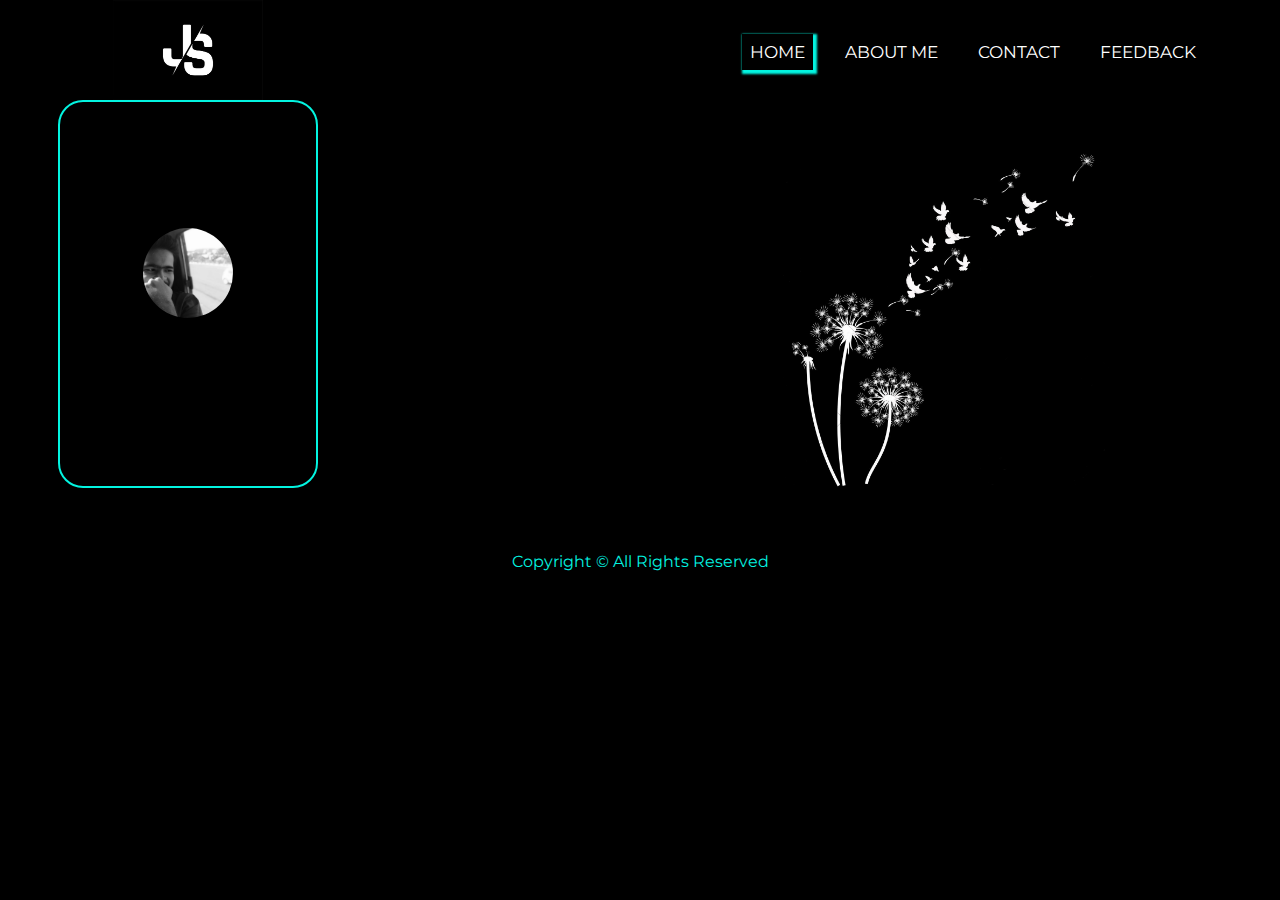
<file: index.html>
<!DOCTYPE html>
<html lang="en">
<head>
    <meta charset="UTF-8">
    <meta name="viewport" content="width=device-width, initial-scale=1.0">
    <title>Home</title>
    <link rel="shortcut icon" href="favicon.jpg" type="image/x-icon">
    <link rel="stylesheet" href="https://stackpath.bootstrapcdn.com/font-awesome/4.7.0/css/font-awesome.min.css" integrity="sha384-wvfXpqpZZVQGK6TAh5PVlGOfQNHSoD2xbE+QkPxCAFlNEevoEH3Sl0sibVcOQVnN" crossorigin="anonymous">
    <link href="https://fonts.googleapis.com/css2?family=Lexend+Peta&display=swap" rel="stylesheet">
    <link rel="stylesheet" href="style.css">
    <link href="https://fonts.googleapis.com/css2?family=Montserrat:wght@500&display=swap" rel="stylesheet">
</head>
<body>
<div class="container"> 
    <header>   
        <nav>
            <ul class="nav-list">
                <li class="nav-item"><img src="logo.jpg" alt="logo" ></li>
                <li class="nav-item"><a class="current" href="index.html">Home</a></li>
                <li class="nav-item"><a href="aboutme.html">About Me</a></li>
                <li class="nav-item"><a href="contact.html">Contact</a></li>
                <li class="nav-item"><a href="feedback.html">Feedback</a></li>
            </ul>
        </nav>
    </header>
</div>
    <div class="card">
        <div class="profile">
            <div class="img"></div>
        </div>
        <h4 class="text">Jatin Singh</h4>
        <h6 class="text">VIT, Vellore</h6>
        <p class="text">Hi! I'm a BTECH-CSE Student.</p>
        <div class="links-box">
            <div class="links">
                <a href="mailto:jatinsingh823@gmail.com" target="_blank"><i class="fa fa-envelope" aria-hidden="true"></i></a>
                <a href="https://www.facebook.com/profile.php?id=100056134478315" target="_blank"><i class="fa fa-facebook-f" aria-hidden="true"></i></i></a>
                <a href="https://www.instagram.com/j.a.t.i.n._.7/" target="_blank"><i class="fa fa-instagram" aria-hidden="true"></i></a>
                <a href="https://github.com/Jatin-7" target="_blank"><i class="fa fa-github" aria-hidden="true"></i></a>
                <a href="tel:+917073823395"><i class="fa fa-phone-square" aria-hidden="true"></i></a>
            </div>
        </div>
    </div>

<div class="container">
    <section class="bgi">
    </section>
    <footer>
        <p>Copyright &copy All Rights Reserved</p>
    </footer>
</div>
</body>
</html>
</file>
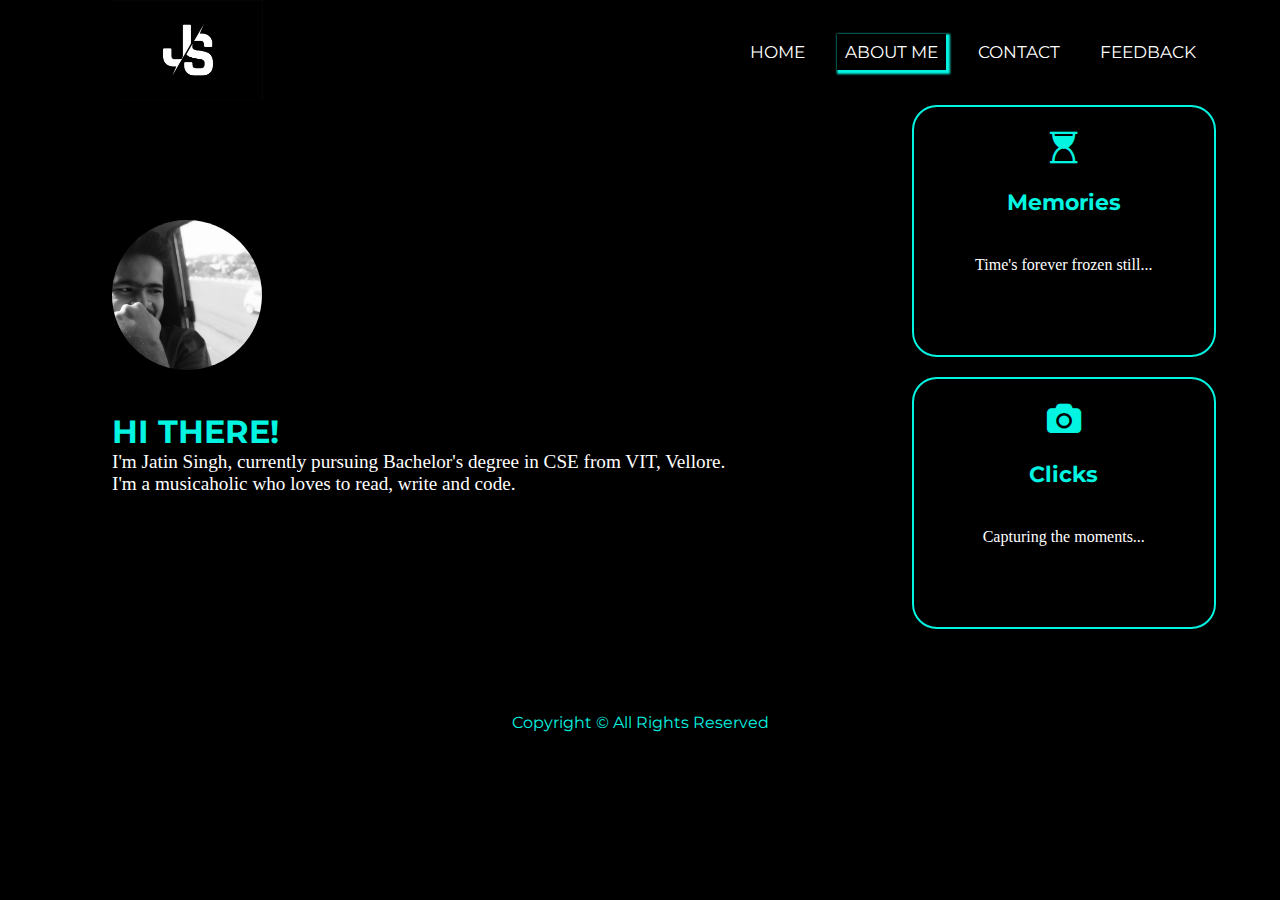
<file: aboutme.html>
<!DOCTYPE html>
<html lang="en">
<head>
    <meta charset="UTF-8">
    <meta name="viewport" content="width=device-width, initial-scale=1.0">
    <title>About Me</title>
    <link rel="shortcut icon" href="favicon.jpg" type="image/x-icon">
    <link rel="stylesheet" href="https://stackpath.bootstrapcdn.com/font-awesome/4.7.0/css/font-awesome.min.css" integrity="sha384-wvfXpqpZZVQGK6TAh5PVlGOfQNHSoD2xbE+QkPxCAFlNEevoEH3Sl0sibVcOQVnN" crossorigin="anonymous">
    <link href="https://fonts.googleapis.com/css2?family=Lexend+Peta&display=swap" rel="stylesheet">
    <link rel="stylesheet" href="aboutmestyle.css">
    <link href="https://fonts.googleapis.com/css2?family=Montserrat:wght@500&display=swap" rel="stylesheet">
    <link rel="stylesheet" href="https://cdnjs.cloudflare.com/ajax/libs/font-awesome/4.7.0/css/font-awesome.min.css">
</head>
<body>
<div class="container"> 
    <header>   
        <nav>
            <ul class="nav-list">
                <li class="nav-item"><img src="logo.jpg" alt="logo" ></li>
                <li class="nav-item"><a href="index.html">Home</a></li>
                <li class="nav-item"><a class="current" href="aboutme.html">About Me</a></li>
                <li class="nav-item"><a href="contact.html">Contact</a></li>
                <li class="nav-item"><a href="feedback.html">Feedback</a></li>
            </ul>
        </nav>
    </header>
    <div class="wrapper">
    <section class="top-container">
        <header class="showcase dec">
            <div class="showcaseimg">           
            </div>
            <h4>HI THERE!</h4>
            <p>
                I'm Jatin Singh, currently pursuing Bachelor's degree in CSE from VIT, Vellore. <br>
                I'm a musicaholic who loves to read, write and code.
            </p>
        </header>
       
        <div class="top-box topbox-a">
            <i class="fa fa-hourglass-start"></i>
            <a class="pages" href="mem.html" target="_blank"><h3>Memories</h3></a>
            <p>Time's forever frozen still...</p>
        </div>
       
        
            <div class="top-box topbox-b">
                <i class="fa fa-camera"></i>
                <a class="pages" href="click.html" target="_blank"><h3>Clicks</h3></a>
                <p>Capturing the moments...</p>   
            </div>
        
    </section>
    <footer>
        <p>Copyright &copy All Rights Reserved</p>
    </footer>
</div>
</div>
</body>
</html>
</file>
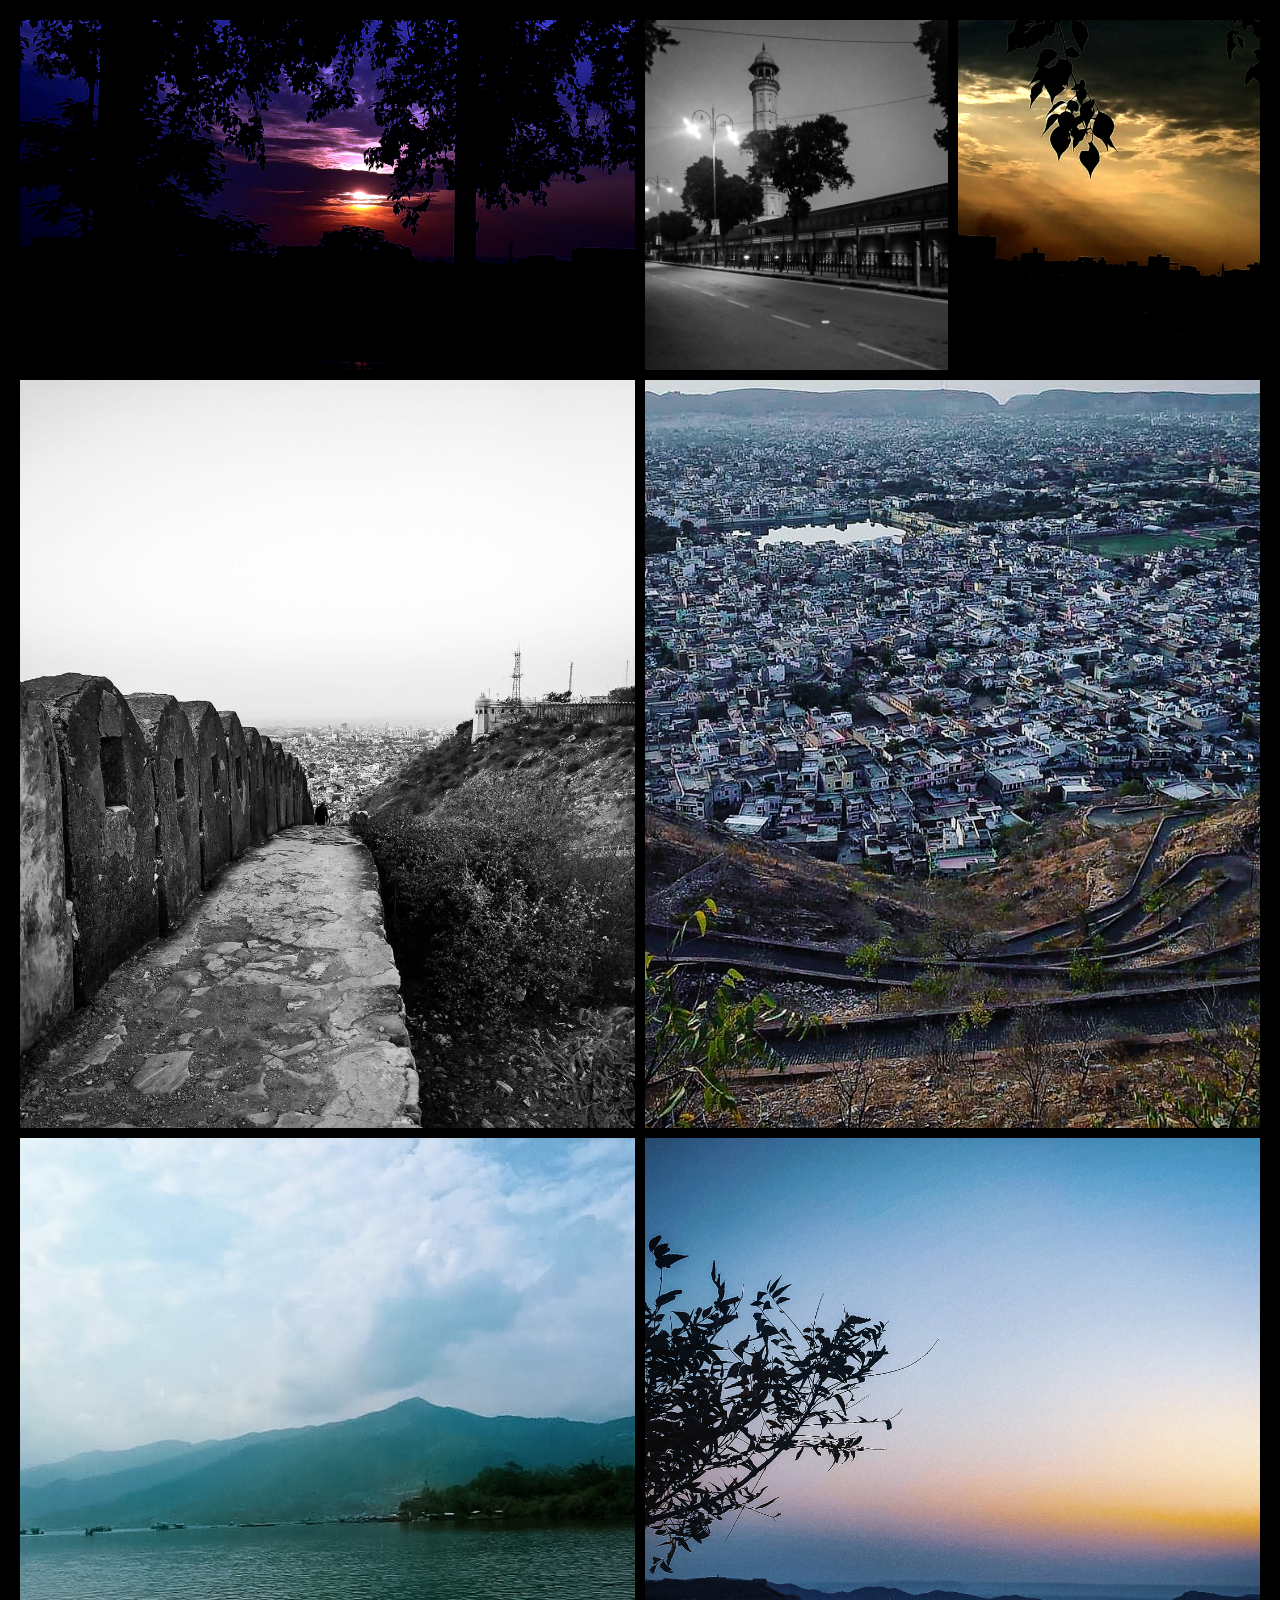
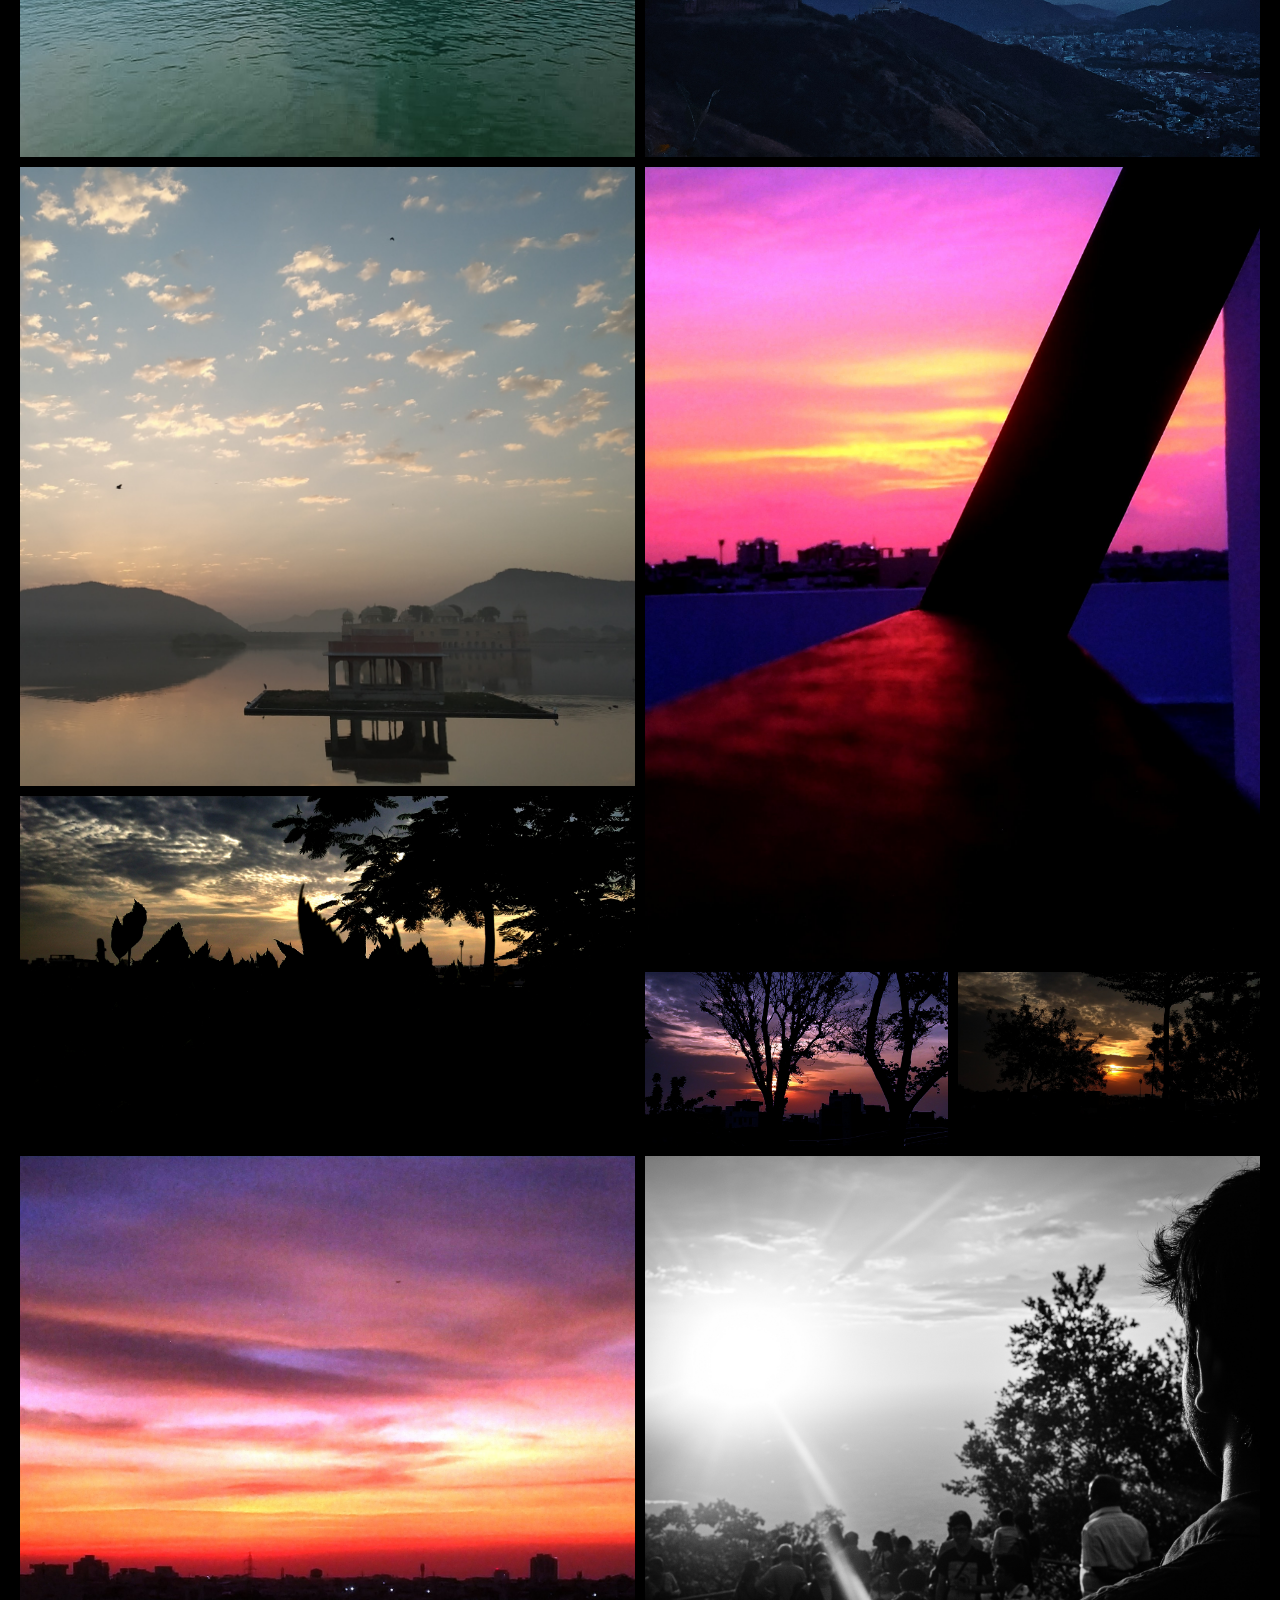
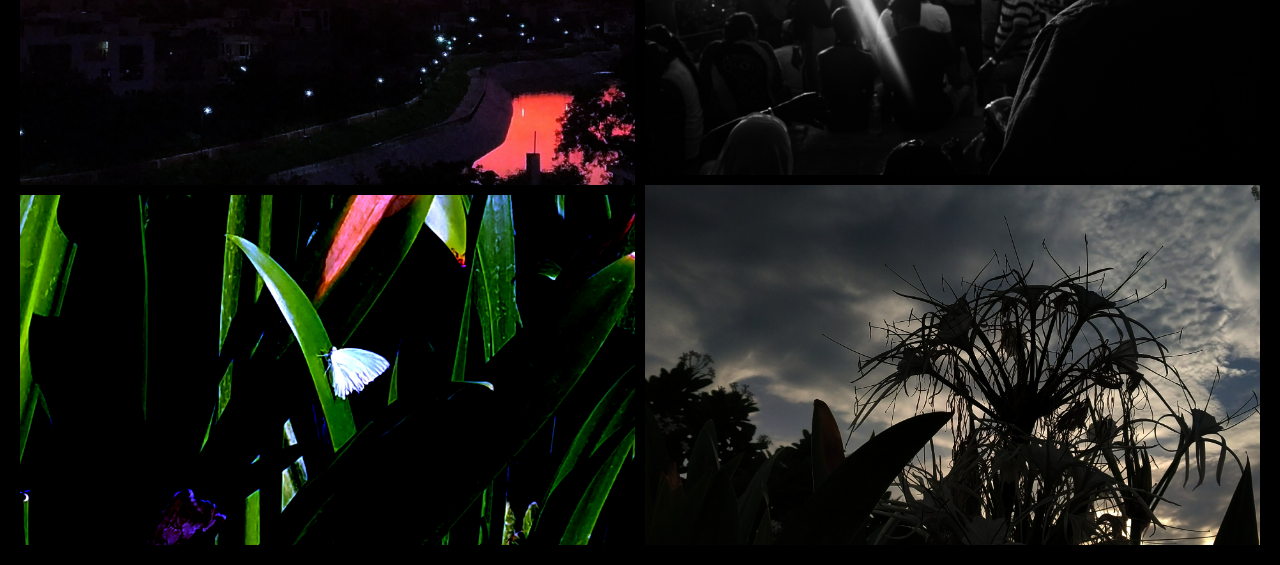
<file: click.html>
<!DOCTYPE html>
<html lang="en">
<head>
    <meta charset="UTF-8">
    <meta name="viewport" content="width=device-width, initial-scale=1.0">
    <title>Clicks</title>
    <link rel="stylesheet" href="memo.css">
</head>
<body>
    <div class="container">

        <div class="gallery-container w-1">
            <div class="gallery-item">
            <div class="image">
                <img src="c/16.jpg" alt="">
             </div>
         </div>
        </div>
         <div class="gallery-container">
            <div class="gallery-item">
            <div class="image">
                <img src="c/3.jpg" alt="">
             </div>
         </div>
         </div>
         <div class="gallery-container w-1">
             <div class="gallery-item">
            <div class="image">
                <img src="c/4.jpg" alt="">
             </div>
         </div>
         </div>
         <div class="gallery-container w-1">
             <div class="gallery-item">
            <div class="image">
                <img src="c/5.jpg" alt="">
             </div>
         </div>
         </div>
         <div class="gallery-container w-1">
             <div class="gallery-item">
            <div class="image">
                <img src="c/6.jpg" alt="">
             </div>
         </div>
         </div>
         <div class="gallery-container w-1">
             <div class="gallery-item">
            <div class="image">
                <img src="c/7.jpg" alt="">
             </div>
         </div>
        </div>
         <div class="gallery-container w-1">
             <div class="gallery-item">
            <div class="image">
                <img src="c/8.jpg" alt="">
             </div>
         </div>
        </div>
 
         <div class="gallery-container w-2">
             <div class="gallery-item">
            <div class="image">
                <img src="c/11.jpg" alt="">
             </div>
         </div>
        </div>
         <div class="gallery-container">
             <div class="gallery-item">
            <div class="image">
                <img src="c/12.jpg" alt="">
             </div>
         </div>
         </div>
         <div class="gallery-container w-2">
             <div class="gallery-item">
            <div class="image">
                <img src="c/13.jpg" alt="">
             </div>
         </div>
         </div>
         <div class="gallery-container">
            <div class="gallery-item">
           <div class="image">
               <img src="c/14.jpg" alt="">
            </div>
        </div>
        </div>
        <div class="gallery-container w-2">
            <div class="gallery-item">
           <div class="image">
               <img src="c/9.jpg" alt="">
            </div>
        </div>
       </div>
         <div class="gallery-container">
             <div class="gallery-item">
            <div class="image">
                <img src="c/15.jpg" alt="">
             </div>
         </div>
        </div>
        <div class="gallery-container w-1">
            <div class="gallery-item">
           <div class="image">
               <img src="c/1.jpg" alt="">
            </div>
        </div>
       </div>
       <div class="gallery-container w-2">
        <div class="gallery-item">
       <div class="image">
           <img src="c/17.jpg" alt="">
        </div>
    </div>
   </div>
<div class="gallery-container w-1">
    <div class="gallery-item">
   <div class="image">
       <img src="c/19.jpg" alt="">
    </div>
</div>
</div>
    </div>
</body>
</html>
</file>
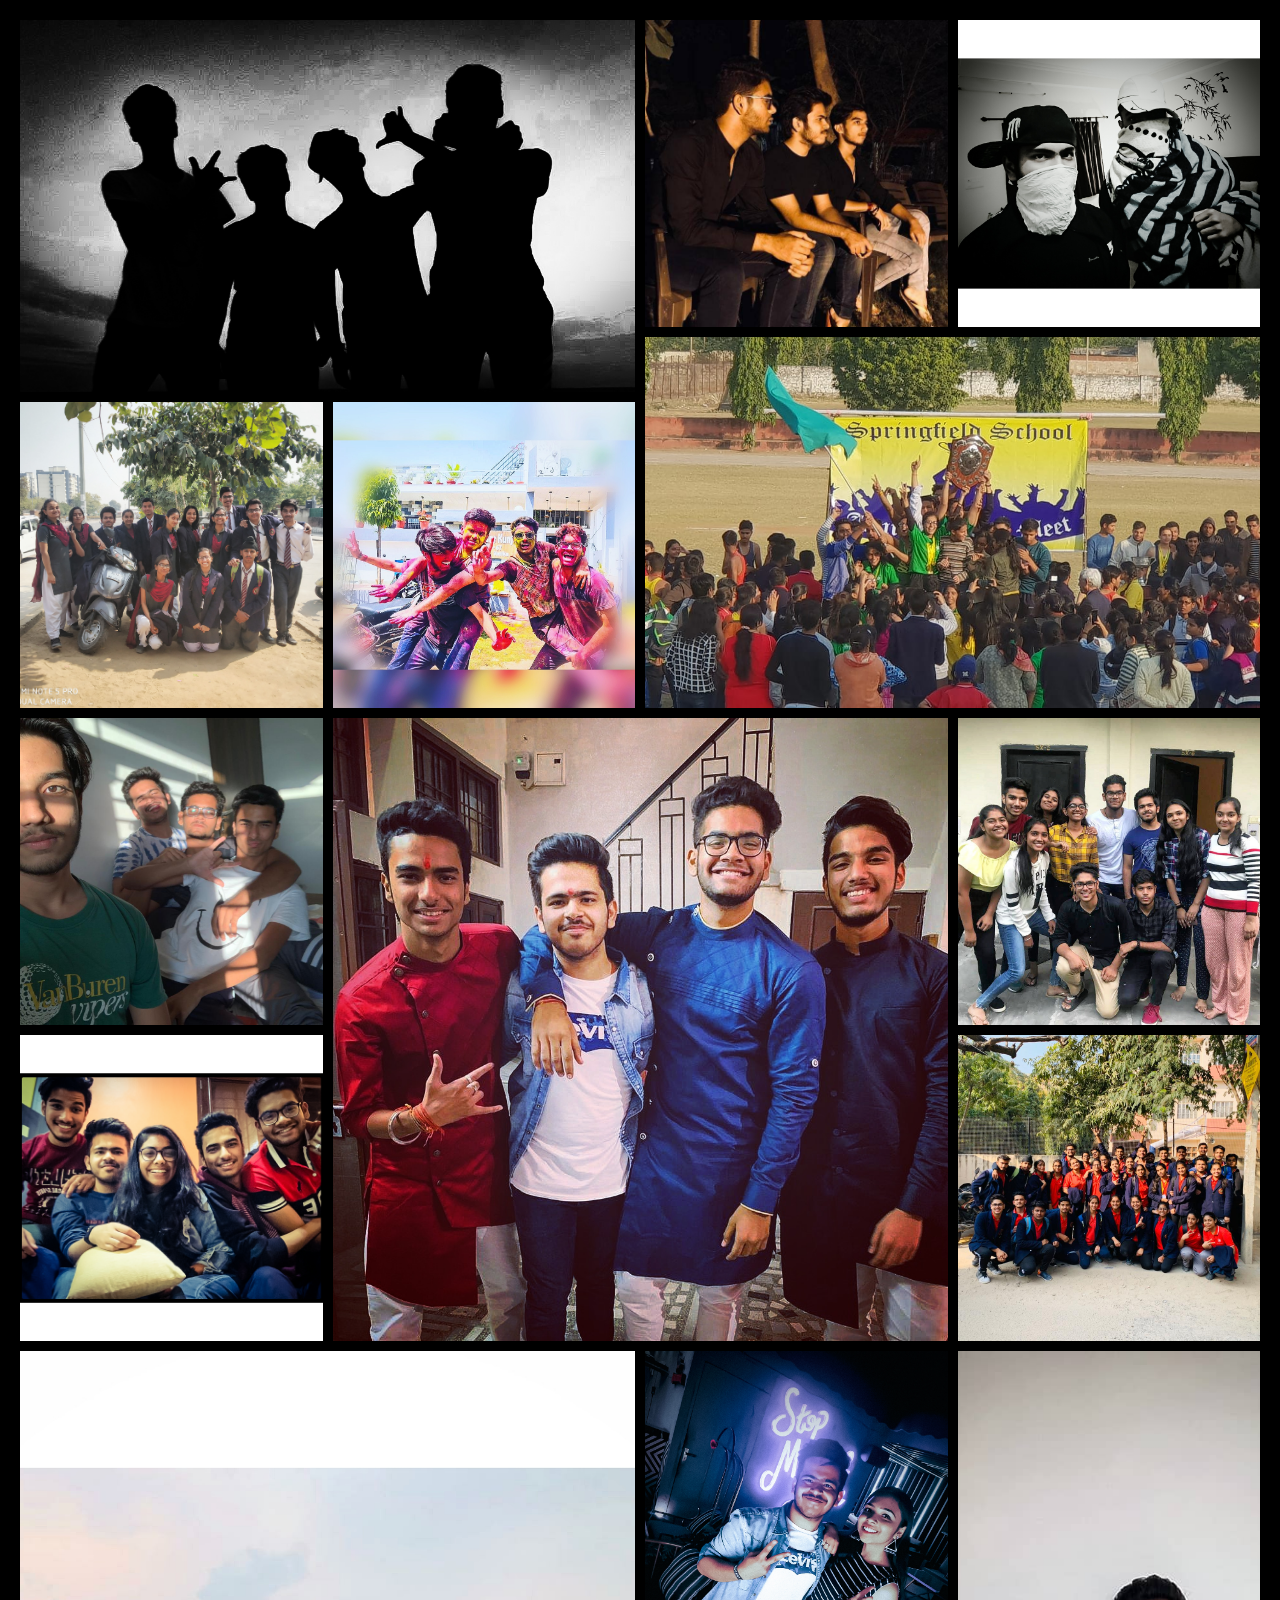
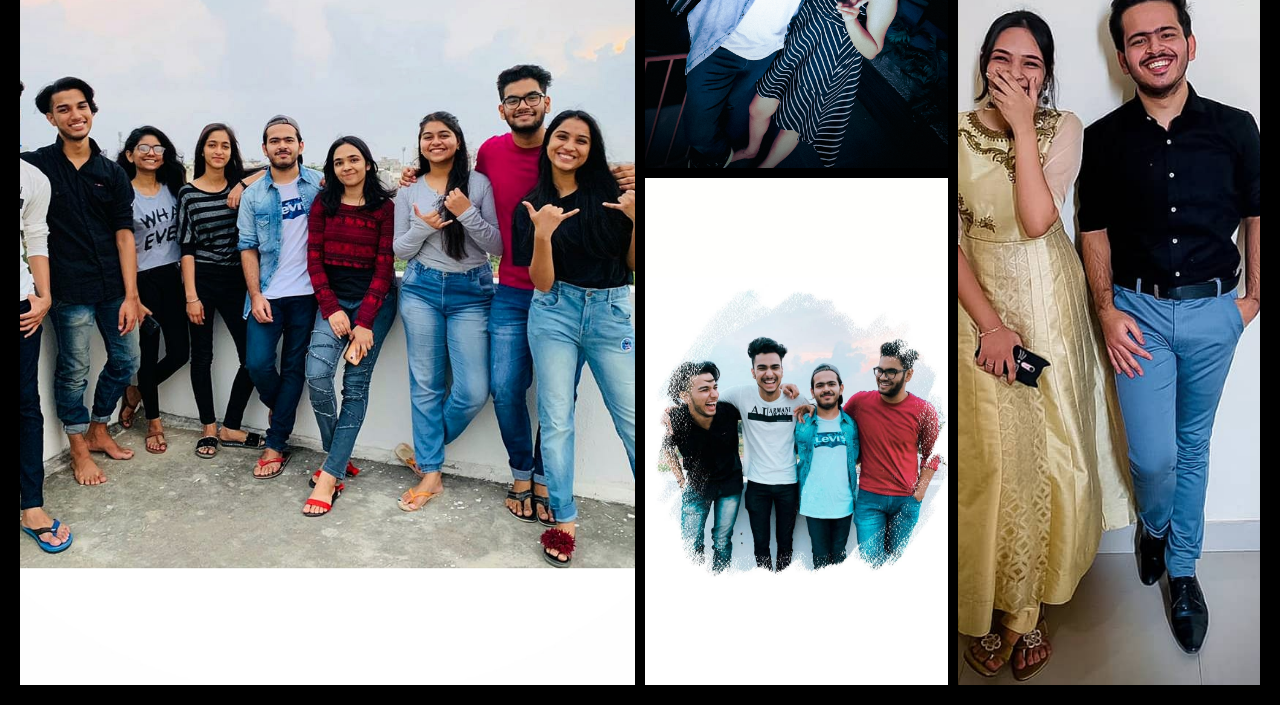
<file: mem.html>
<!DOCTYPE html>
<html lang="en">
<head>
    <meta charset="UTF-8">
    <meta name="viewport" content="width=device-width, initial-scale=1.0">
    <title>Memories</title>
    <link rel="stylesheet" href="memo.css">
</head>
<body>
    <div class="container">

        <div class="gallery-container w-2">
            <div class="gallery-item">
            <div class="image">
                <img src="m/11.jpg" alt="">
             </div>
         </div>
        </div>
         <div class="gallery-container">
            <div class="gallery-item">
            <div class="image">
                <img src="m/3.jpg" alt="">
             </div>
         </div>
         </div>
         <div class="gallery-container">
            <div class="gallery-item">
            <div class="image">
                <img src="m/4.jpg" alt="">
             </div>
         </div>
         </div>
         <div class="gallery-container w-2">
             <div class="gallery-item">
            <div class="image">
                <img src="m/6.jpg" alt="">
             </div>
         </div>
         </div>
         <div class="gallery-container">
             <div class="gallery-item">
            <div class="image">
                <img src="m/7.jpg" alt="">
             </div>
         </div>
         </div>
         <div class="gallery-container">
             <div class="gallery-item">
            <div class="image">
                <img src="m/8.jpg" alt="">
             </div>
         </div>
         </div>
         <div class="gallery-container">
             <div class="gallery-item">
            <div class="image">
                <img src="m/10.jpg" alt="">
             </div>
         </div>
        </div>
         <div class="gallery-container w-2">
             <div class="gallery-item">
            <div class="image">
                <img src="m/12.jpg" alt="">
             </div>
         </div>
        </div>
         <div class="gallery-container">
             <div class="gallery-item">
            <div class="image">
                <img src="m/2.jpg" alt="">
             </div>
         </div>
        </div>
         <div class="gallery-container">
             <div class="gallery-item">
            <div class="image">
                <img src="m/14.jpg" alt="">
             </div>
         </div>
        </div>
         <div class="gallery-container w-2">
             <div class="gallery-item">
            <div class="image">
                <img src="m/18.jpg" alt="">
             </div>
         </div>
        </div>
         <div class="gallery-container">
             <div class="gallery-item">
            <div class="image">
                <img src="m/16.jpg" alt="">
             </div>
         </div>
         </div>
         <div class="gallery-container">
             <div class="gallery-item">
            <div class="image">
                <img src="m/17.jpg" alt="">
             </div>
         </div>
         </div>
         <div class="gallery-container r-2">
            <div class="gallery-item">
           <div class="image">
               <img src="m/20.jpg" alt="">
            </div>
        </div>
        </div>
         <div class="gallery-container">
             <div class="gallery-item">
            <div class="image">
                <img src="m/19.jpg" alt="">
             </div>
         </div>
        </div>

    </div>
</body>
</html>
</file>
<file: style.css>
body
{
    background-color:black;
    padding: 0px;
    margin: auto;
}

.container
{
    height: auto;
    max-width: 90%;
    margin: auto;
    overflow: hidden;
}

header
{
    height: 100px;
}

.nav-list
{
    background: black;
    margin: 0;
    padding:0px;
    display: flex;
    justify-content: flex-end;
    align-items: center;
    flex: auto;
    flex-wrap: wrap;
}

.nav-item img
{
    height:100px;
    margin-bottom: 0;
    margin-left: 49px;
}

.nav-item
{
    list-style-type: none;
    padding: 12px;
}

.nav-item a
{
    font-family: 'Montserrat', sans-serif;
    font-weight: 500px;
    font-size: 17px;
    color: white;
    text-decoration: none;
    text-transform: uppercase;
    padding: 8px;
}

.nav-item:first-child
{
    margin-right: auto;
    padding: 0px;
    margin-bottom: 0px;
}

.nav-items li a
{
    transition-property : all;
    transition-duration: 0.5s;
}

.nav-item a:hover
{
    background: #03f4e0;
    color: black;
    box-shadow :0 0 5px #03f4e0,
                0 0 25px #03f4e0,
                0 0 50px #03f4e0,
                0 0 200px #03f4e0,
                0 0 5px #03f4e0,
                0 0 25px #03f4e0,
                0 0 50px #03f4e0,
                0 0 200px #03f4e0;               
    font-weight:bold;
}

.current{
    box-shadow :2px 2px 2px 2px #03f4e0;

}

@media (max-width:768px)
{
    header
    {
        height: auto;
    }

    .nav-list
    {    
        margin: 0;
        padding:0px;
        display: flex;
        flex-direction: column;
        justify-content: flex-end;
        align-items: center;
        flex: auto;
        flex-wrap: nowrap;
    }

    .nav-item img
    {
        width: 70%;
        padding: 0;
        margin-left: 15%;
    }

    .nav-item:first-child
    {
        margin-right: 0px;
        width: 70%;
    }

    .nav-item a
    {
        font-weight: 500px;
        font-size: 15px;
    }
    .current
    {
        box-shadow : 0px 0px 0px 1px #03f4e0;
    }
}

@media (max-width:272px)
{
    header
    {
        height: auto;
    }

    .nav-list
    {    
        margin: 0;
        padding:0px;
        display: flex;
        flex-direction: column;
        justify-content: flex-end;
        align-items: center;
        flex: auto;
        flex-wrap: wrap;
    }

    .nav-item img
    {
        width: 100%;
        padding: 0;   
    }

    .nav-item:first-child
    {
        margin-right: 20%;
        
    }
    .nav-item a
    {
        font-weight: 500px;
        font-size: 17px;
    }
}

.card
{
    position: relative;
    top: 19%;
    left: 4.5%;
    width: 256px;
    height: auto;
    border-radius : 25px;
    background:black;
    border: #03f4e0 2px solid;
    overflow: hidden;
    display: flex;
    flex-direction: column;
    box-shadow: 0 0 4px rgba(0, 0,0, 0.5); 
}

.profile
{
    margin: 10% auto;
    transition: .5s ease;
    transform: translateY(100px);    
}

.img
{
    width: 90px;
    height: 90px;
    background: url('IMG_20181017_143657_919.jpg') center/cover;
    object-fit: cover;
    border-radius: 50%;
    background-position: top;
}

.text
{
    text-align: center;
    font-size:13px;
    padding: 2px;
    font-family: 'Lexend Peta', sans-serif;
    transform: translateY(100px);
    opacity: 0;
    transition: .5s ease;
    color: white;
    margin: .7rem;
}

.text h6
{
    font-weight: lighter;
}

.text h4
{
    font-weight: bold;
}

.text p
{
    padding: 5px;
    color:white;
}

.links-box
{
    position: relative;
    width: 100%;
    height: 100px;
    background: #03f4e0;
    border-radius: 0 5px 0 0;
    transform: rotate(0)translateY(105px);
    transition: .5s;
    transform-origin: left;
}

.links
{
    position: absolute;
    top: 20px;
    right: 15px;
    transform: rotate(10deg);
}

.links a
{
    display: block;
    float: left;
    text-decoration: none;
    padding: 5px;
    font-size: 1.3rem;
    color:black;
    transition : 1s cubic-bezier(.65,-1,0,1.65);
    transform: translateY(50px);
}

.links a:nth-child(1)
{
    transition-delay: .1s;
}

.links a:nth-child(2)
{
    transition-delay: .3s;
}

.links a:nth-child(3)
{
    transition-delay: .5s;
}

.links a:nth-child(4)
{
    transition-delay: .7s;
}

.links a:nth-child(5)
{
    transition-delay: .9s;
}

.card:hover .links a
{
    transform: translateY(0);
}

.card:hover .links-box
{
    transform: translateY(70px) rotate(-10deg);
}

.card:hover .profile
{
    transform: translateY(0);
}

.card:hover .text
{
    transform: translateY(0);
    opacity: 1;
}

@media (max-width:768px)
{
    .card
    {
        position: relative;
        top: 42%;
        left: 30%;
        height: auto;
        width: 40%;
    }
}

@media (max-width:500px){
    .card
    {
        position: relative;
        top: 50%;
        left: 20%;
        height: auto;
        width: 58%;
    }
}

.bgi
{ 
    background: url('background.png');
    background-repeat: no-repeat;
    background-size: contain;
    position: fixed;
    left: 60%;
    top: 145px;
    width: 100%;
    height:350px;
}


@media (max-width:768px)
{
    .bgi{
        display: none;
    }
}

.feedback{
    display: flex;
    justify-content: center;
    align-items: center;
    margin-top: 20%;
}
.feedback a{
    display: inline-block;
    padding: 25px 30px;
    margin: 40px 0;
    color: #03e9f4;
    font-size: 24px;
    text-decoration: none;
    text-transform: uppercase;
    overflow: hidden;
    transition: 0.5s;
    letter-spacing: 4px;
    -webkit-box-reflect: below 1px linear-gradient(transparent, #0005);
}
.feedback a:hover{
    
    background: #03e9f4;
    color: #050801;
    box-shadow: 0 0 5px #03e9f4,
                0 0 25px #03e9f4,
                0 0 50px #03e9f4,
                0 0 200px #03e9f4;
}
footer{
    margin-top: 2rem;
    background: black;
    color: #03f4e0;
    text-align: center;
    padding-top: 1rem;
    font-family: 'Montserrat', sans-serif;
}

.card-cont
{
    margin: auto;
    margin-top: 35px;
    width: 256px;
    height: auto;
    border-radius : 25px;
    background:black;
    border: #03f4e0 2px solid;
    overflow: hidden;
    display: flex;
    flex-direction: column;
    box-shadow: 0 0 4px rgba(0, 0,0, 0.5); 
    align-items: center;
    padding-top: 10px;
}
.card-cont a{
    padding: 2.5%;
    margin: 4%;
    transition: ease-in-out 0.5s;
}
.card-cont a:nth-child(1){
    color: red;
    font-size: 2rem;
}
.card-cont a:nth-child(2){
    color: rgb(33, 226, 33);
    font-size: 2rem;
}
.card-cont a:nth-child(3){
    color:white;
    font-size: 2rem;
}
.card-cont a:nth-child(4){
    color: #15afa2;
    font-size: 2rem;
}
.card-cont a:nth-child(5){
    color: rgb(53, 56, 196);
    font-size: 2rem;
}
.card-cont a:nth-child(6){
    color: hotpink;
    font-size: 2rem;
}
.card-cont a:hover{
    font-size: 4rem;
}
</file>
<file: aboutmestyle.css>
body
{
    background-color:black;
    padding: 0px;
    margin: auto;
}

.container
{
    height: auto;
    max-width: 90%;
    margin: auto;
    overflow: hidden;
}

header
{
    height: 100px;
}

.nav-list
{
    background: black;
    margin: 0;
    padding:0px;
    display: flex;
    justify-content: flex-end;
    align-items: center;
    flex: auto;
    flex-wrap: wrap;
}

.nav-item img
{
    height:100px;
    margin-bottom: 0;
    margin-left: 49px;
}

.nav-item
{
    list-style-type: none;
    padding: 12px;
}

.nav-item a
{
    font-family: 'Montserrat', sans-serif;
    font-weight: 500px;
    font-size: 17px;
    color: white;
    text-decoration: none;
    text-transform: uppercase;
    padding: 8px;
}

.nav-item:first-child
{
    margin-right: auto;
    padding: 0px;
    margin-bottom: 0px;
}

.nav-items li a
{
    transition-property : all;
    transition-duration: 0.5s;
}

.nav-item a:hover
{
    background: #03f4e0;
    color: black;
    box-shadow :0 0 5px #03f4e0,
                0 0 25px #03f4e0,
                0 0 50px #03f4e0,
                0 0 200px #03f4e0,
                0 0 5px #03f4e0,
                0 0 25px #03f4e0,
                0 0 50px #03f4e0,
                0 0 200px #03f4e0;               
    font-weight:bold;
}

.current{
    box-shadow :2px 2px 2px 2px #03f4e0;

}

@media (max-width:768px)
{
    header
    {
        height: auto;
    }

    .nav-list
    {    
        margin: 0;
        padding:0px;
        display: flex;
        flex-direction: column;
        justify-content: flex-end;
        align-items: center;
        flex: auto;
        flex-wrap: nowrap;
    }

    .nav-item img
    {
        width: 70%;
        padding: 0;
        margin-left: 15%;
    }

    .nav-item:first-child
    {
        margin-right: 0px;
        width: 70%;
    }

    .nav-item a
    {
        font-weight: 500px;
        font-size: 15px;
    }
    .current
    {
        box-shadow : 0px 0px 0px 1px #03f4e0;
    }
}

@media (max-width:500px)
{
    header
    {
        height: auto;
    }

    .nav-list
    {    
        margin: 0;
        padding:0px;
        display: flex;
        flex-direction: column;
        justify-content: flex-end;
        align-items: center;
        flex: auto;
        flex-wrap: wrap;
    }

    .nav-item img
    {
        width: 100%;
        padding: 0;   
    }

    .nav-item:first-child
    {
        margin-right: 20%;
        
    }
    .nav-item a
    {
        font-weight: 500px;
        font-size: 17px;
    }
}


/* ABOUT ME */


.wrapper{
    display: grid;
    grid-gap: 20px;
    margin-top: 5px;
    
}

.top-container{
    display: grid;
    grid-gap: 20px;
    grid-template-areas:
    'showcase showcase topbox-a'
    'showcase showcase topbox-b';
    
}
.showcaseimg{
    background: url('IMG_20181017_143657_919.jpg')center/cover;
        width: 150px;
        height: 150px;
        border-radius: 50%;
        object-fit: cover;
    }

.showcase{
    grid-area: showcase;
    min-height: 428px;
    background: black;
    color: wheat;
    padding: 3rem; 
    display: flex;
    flex-direction: column;
    align-items: start;
    justify-content: center; 
}
 .showcase h4{
     font-size: 2rem;
     margin-bottom: 0;
     color:#03f4e0 ;
     font-family: 'Montserrat', sans-serif;
 }
 .showcase p{
     font-size: 1.2rem;
     margin-top: 0;
     color: white;
     
 }
 .top-box {
     background:black;
     display: grid;
     align-items: center;
     justify-items: center;
     color: white;
     border:#03f4e0 2px solid;
     text-align: center;
     border-radius: 25px;
 }
 .top-box i{
    color: #03f4e0;
    font-size: 2rem;
    padding-top: 1.5rem;
    padding-bottom: 0;
 }
.top-box p{
    padding: 0 2rem 4rem 2rem;
    width: 80%;
    font-size: 1rem;
}
 .top-box h3{
     font-size: 1.4rem;
    color: #03f4e0;
    padding:0px;
    font-family: 'Montserrat', sans-serif;
 }
 .topbox-a{
     grid-area: topbox-a;
 }
 .topbox-b{
     grid-area: topbox-b;
 }
 
 footer{
     margin-top: 2rem;
     background: black;
     color: #03f4e0;
     text-align: center;
     padding-top: 1rem;
     font-family: 'Montserrat', sans-serif;
 }

 @media (max-width:768px){
     .top-container{
         grid-template-areas: 
         'showcase showcase'
         'topbox-a topbox-b';
     }
     .showcase h2{
         font-size: 2.5rem;
     }
     .showcaseimg{
        margin: auto;
     }
     .showcase h4{
         align-self: center;
     }
     .showcase p{
         margin-top: 1.5rem;
     }
     
 }

 @media (max-width:500px)
 {
     .top-container{
         grid-template-areas: 
         'showcase'
         'topbox-a'
         'topbox-b';
     }
 }

.pages{
    text-decoration: none;
}

a.pages :hover{
   font-size: 150%;
   color: mediumspringgreen;
}
</file>
<file: memo.css>
body{
    margin: 20px;
    padding: 0px;
    background-color: black;
}
.container{
    display: grid;
    grid-template-columns: repeat(4,1fr);
    grid-gap: 10px;
    grid-auto-flow: dense;
}
.gallery-item{
    width: 100%;
    height: 100%;
    position: relative;
}
.gallery-item .image{
    width: 100%;
    height: 100%;
    overflow: hidden;
}
.gallery-item .image img{
    width: 100%;
    height: 100%;
    object-fit: cover;
}
.w-2{
    grid-column: span 2;
    grid-row: span 2;
}
.w-1{
    grid-column: span 2;
}
.r-2{
    grid-row: span 2;
}
@media screen and (max-width:800px){
    .container{
     grid-template-columns: repeat(2,1fr);
     grid-auto-rows: min-content;
     grid-auto-columns: min-content;
 } 
 }
</file>
